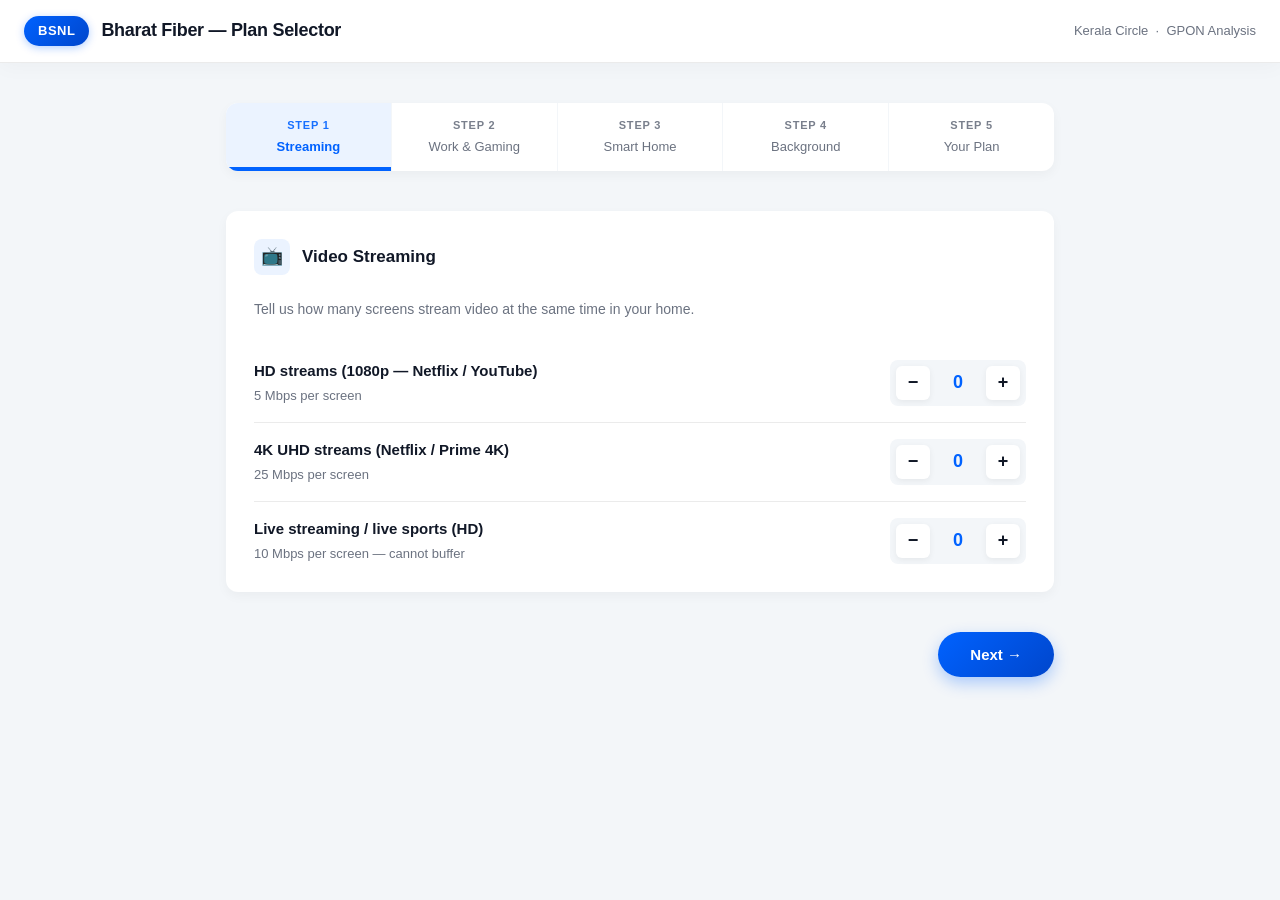
<file: index.html>
<!DOCTYPE html>
<html lang="en">
<head>
<meta charset="UTF-8">
<meta name="viewport" content="width=device-width, initial-scale=1.0">
<title>BSNL Bharat Fiber — Plan Selector</title>
<style>
  /* =========================================
     VARIABLES & THEMING (VIBRANT EDITION)
     ========================================= */
  :root {
    /* Brand Colors - Electric & Saturated */
    --primary: #0062FF; 
    --primary-grad: linear-gradient(135deg, #0062FF 0%, #0046CC 100%);
    --primary-light: #EBF3FF;
    --primary-mid: #4D8EFF;
    
    /* Status Colors - High Contrast */
    --success: #05A660;
    --success-light: #E2F5EB;
    --warning: #FF7300;
    --warning-light: #FFF0E5;
    --danger: #FF3B3B;
    --danger-light: #FFEBEB;
    
    /* Typography & Structure */
    --text-main: #111827;
    --text-muted: #6B7280;
    --border: rgba(0, 0, 0, 0.08);
    --border-strong: rgba(0, 0, 0, 0.15);
    --bg-page: #F3F6F9; /* Cooler, cleaner background */
    --bg-card: #ffffff;
    
    /* Radii & Glowing Shadows */
    --radius-lg: 16px;
    --radius-md: 12px;
    --radius-sm: 8px;
    --shadow-sm: 0 4px 12px rgba(0, 0, 0, 0.04);
    --shadow-md: 0 8px 24px rgba(0, 98, 255, 0.08); /* Slight blue tint to shadow */
    --shadow-hover: 0 14px 30px rgba(0, 98, 255, 0.2); /* Glowing hover effect */
  }

  * { box-sizing: border-box; margin: 0; padding: 0; }

  body {
    font-family: -apple-system, BlinkMacSystemFont, 'Segoe UI', Roboto, Helvetica, Arial, sans-serif;
    background: var(--bg-page);
    color: var(--text-main);
    min-height: 100vh;
    line-height: 1.5;
    -webkit-font-smoothing: antialiased;
  }

  /* =========================================
     HEADER
     ========================================= */
  header {
    background: var(--bg-card);
    border-bottom: 1px solid var(--border);
    padding: 1rem 1.5rem;
    display: flex;
    align-items: center;
    gap: 12px;
    position: sticky;
    top: 0;
    z-index: 10;
    box-shadow: 0 4px 20px rgba(0,0,0,0.03);
  }

  .logo-pill {
    background: var(--primary-grad);
    color: white;
    font-size: 13px;
    font-weight: 800;
    padding: 5px 14px;
    border-radius: 20px;
    letter-spacing: 0.5px;
    box-shadow: 0 2px 8px rgba(0, 98, 255, 0.3);
  }

  header h1 { font-size: 18px; font-weight: 700; letter-spacing: -0.3px;}
  header p { font-size: 13px; color: var(--text-muted); margin-left: auto; font-weight: 500; }

  /* =========================================
     LAYOUT & CONTAINERS
     ========================================= */
  .container { max-width: 860px; margin: 0 auto; padding: 2.5rem 1rem 4rem; }

  .card {
    background: var(--bg-card);
    border: none;
    border-radius: var(--radius-md);
    padding: 1.75rem;
    margin-bottom: 1.5rem;
    box-shadow: var(--shadow-sm);
    transition: transform 0.3s ease, box-shadow 0.3s ease;
  }
  .card:hover { 
    box-shadow: var(--shadow-md); 
    transform: translateY(-2px);
  }

  /* =========================================
     PROGRESS BAR
     ========================================= */
  .progress-bar {
    display: flex;
    background: var(--bg-card);
    border: none;
    border-radius: var(--radius-md);
    overflow: hidden;
    margin-bottom: 2.5rem;
    box-shadow: var(--shadow-sm);
  }

  .progress-step {
    flex: 1;
    text-align: center;
    padding: 14px 8px;
    font-size: 13px;
    color: var(--text-muted);
    border-right: 1px solid var(--bg-page);
    cursor: pointer;
    transition: all 0.3s ease;
  }
  .progress-step:last-child { border-right: none; }
  .progress-step:hover:not(.active):not(.done) { background: var(--primary-light); color: var(--primary); }
  .progress-step.active { 
    background: var(--primary-light); 
    color: var(--primary); 
    font-weight: 700; 
    box-shadow: inset 0 -4px 0 var(--primary);
  }
  .progress-step.done { background: var(--success-light); color: var(--success); font-weight: 600;}
  .step-num { 
    display: block; font-size: 11px; margin-bottom: 4px; 
    opacity: 0.9; font-weight: 700; text-transform: uppercase; letter-spacing: 0.8px;
  }

  /* =========================================
     ANIMATIONS & SECTIONS
     ========================================= */
  @keyframes slideUpFade {
    0% { opacity: 0; transform: translateY(20px); }
    100% { opacity: 1; transform: translateY(0); }
  }

  .section { display: none; }
  .section.active { 
    display: block; 
    animation: slideUpFade 0.4s cubic-bezier(0.16, 1, 0.3, 1) forwards;
  }

  @keyframes pop {
    0% { transform: scale(1); color: var(--primary); }
    50% { transform: scale(1.4); color: #00C3FF; } /* Super bright mid-animation color */
    100% { transform: scale(1); color: var(--primary); }
  }
  .pop-anim { animation: pop 0.4s cubic-bezier(0.175, 0.885, 0.32, 1.275); }

  /* =========================================
     TYPOGRAPHY & ICONS
     ========================================= */
  .card-title { font-size: 17px; font-weight: 700; margin-bottom: 1.5rem; display: flex; align-items: center; gap: 12px; }
  .card-icon {
    width: 36px; height: 36px; background: var(--primary-light); color: var(--primary);
    border-radius: var(--radius-sm); display: flex; align-items: center; justify-content: center; font-size: 18px;
  }
  .section-label {
    font-size: 11px; font-weight: 800; letter-spacing: 1.2px; text-transform: uppercase;
    color: var(--primary-mid); margin-bottom: 16px; padding-bottom: 8px; border-bottom: 2px solid var(--primary-light);
  }

  /* =========================================
     USAGE ROWS & COUNTERS
     ========================================= */
  .usage-row {
    display: grid; grid-template-columns: 1fr auto; align-items: center; gap: 16px;
    padding: 16px 0; border-bottom: 1px solid var(--border);
  }
  .usage-row:last-child { border-bottom: none; padding-bottom: 0; }
  .usage-row:first-of-type { padding-top: 0; }
  .usage-label { font-size: 15px; font-weight: 600; }
  .usage-sub { font-size: 13px; color: var(--text-muted); margin-top: 4px; }

  .counter {
    display: flex; align-items: center; gap: 12px; background: var(--bg-page);
    padding: 6px; border-radius: var(--radius-sm); 
  }
  .counter-btn {
    width: 34px; height: 34px; border: none; border-radius: 6px; background: var(--bg-card);
    cursor: pointer; font-size: 18px; font-weight: bold; display: flex; align-items: center; justify-content: center;
    color: var(--text-main); box-shadow: 0 2px 6px rgba(0,0,0,0.06);
    transition: all 0.2s cubic-bezier(0.16, 1, 0.3, 1); flex-shrink: 0;
  }
  .counter-btn:hover { background: var(--primary); color: white; transform: translateY(-2px); box-shadow: 0 4px 10px rgba(0, 98, 255, 0.3); }
  .counter-btn:active { transform: scale(0.9); box-shadow: none; }
  .counter-val { width: 32px; text-align: center; font-size: 18px; font-weight: 800; color: var(--primary); }

  /* =========================================
     BUTTONS
     ========================================= */
  .nav-row { display: flex; justify-content: space-between; align-items: center; margin-top: 2.5rem; }
  .btn-primary, .btn-secondary {
    padding: 14px 32px; border-radius: 30px; font-size: 15px; font-weight: 700;
    cursor: pointer; transition: all 0.3s cubic-bezier(0.16, 1, 0.3, 1);
  }
  .btn-primary { 
    background: var(--primary-grad); 
    color: white; border: none; 
    box-shadow: 0 6px 16px rgba(0, 98, 255, 0.3); 
  }
  .btn-primary:hover { 
    transform: translateY(-3px) scale(1.02); 
    box-shadow: 0 10px 24px rgba(0, 98, 255, 0.4); 
  }
  .btn-primary:active { transform: translateY(1px); box-shadow: 0 4px 10px rgba(0, 98, 255, 0.3); }
  .btn-primary:focus-visible, .btn-secondary:focus-visible { outline: 3px solid var(--primary-light); outline-offset: 3px; }
  
  .btn-secondary { background: white; color: var(--text-main); border: 2px solid var(--border); }
  .btn-secondary:hover { border-color: var(--primary-mid); color: var(--primary); transform: translateY(-2px); box-shadow: var(--shadow-sm); }
  .btn-secondary:active { transform: scale(0.96); }

  /* =========================================
     RESULTS & METRICS
     ========================================= */
  .summary-grid { display: grid; grid-template-columns: repeat(auto-fit, minmax(140px, 1fr)); gap: 16px; margin-bottom: 2rem; }
  .metric-card {
    background: white; border: none; border-radius: var(--radius-sm);
    padding: 18px; transition: transform 0.3s ease; box-shadow: 0 2px 12px rgba(0,0,0,0.03);
  }
  .metric-card:hover { transform: translateY(-4px); box-shadow: var(--shadow-md); }
  .metric-label { font-size: 12px; font-weight: 700; color: var(--text-muted); margin-bottom: 6px; text-transform: uppercase; letter-spacing: 0.5px;}
  .metric-value { font-size: 28px; font-weight: 800; letter-spacing: -1px; }
  .metric-unit { font-size: 14px; font-weight: 600; color: var(--text-muted); margin-left: 4px; }

  /* The Highlighted Result Card */
  .plan-result {
    border: none; border-radius: var(--radius-lg); padding: 2.5rem;
    background: var(--primary-grad); color: white;
    margin-bottom: 2rem; box-shadow: 0 12px 32px rgba(0, 98, 255, 0.3);
    position: relative; overflow: hidden;
  }
  /* Decorative flare inside the card */
  .plan-result::after {
    content: ''; position: absolute; top: -50%; right: -20%;
    width: 300px; height: 300px; background: radial-gradient(circle, rgba(255,255,255,0.2) 0%, rgba(255,255,255,0) 70%);
    border-radius: 50%; pointer-events: none;
  }
  
  .plan-badge {
    display: inline-block; background: #00C3FF; color: #003ECC; font-size: 12px; font-weight: 800;
    padding: 6px 14px; border-radius: 30px; margin-bottom: 16px; letter-spacing: 0.8px; text-transform: uppercase;
    box-shadow: 0 4px 10px rgba(0,0,0,0.1);
  }
  .plan-name { font-size: 36px; font-weight: 900; color: white; margin-bottom: 8px; letter-spacing: -1px; line-height: 1.1;}
  .plan-price { font-size: 18px; color: rgba(255,255,255,0.9); font-weight: 600;}
  .plan-specs { display: flex; gap: 12px; margin-top: 2rem; flex-wrap: wrap; }
  .plan-spec {
    background: rgba(255, 255, 255, 0.15); backdrop-filter: blur(10px); border: 1px solid rgba(255,255,255,0.3);
    border-radius: var(--radius-sm); padding: 12px 18px; font-size: 14px; flex: 1; min-width: 120px;
    color: white;
  }
  .plan-spec-label { color: rgba(255,255,255,0.7); font-size: 11px; font-weight: 700; margin-bottom: 4px; text-transform: uppercase; letter-spacing: 0.5px; }
  .plan-spec-val { font-weight: 800; font-size: 18px; }
  /* Override inline colors injected by JS for the dark card */
  .plan-spec-val.headroom-good { color: #5EEAD4 !important; } 
  .plan-spec-val.headroom-warn { color: #FDE047 !important; }
  .plan-spec-val.headroom-bad { color: #FCA5A5 !important; }

  .verdict-ok {
    display: flex; align-items: center; gap: 12px; background: rgba(255,255,255,0.15); color: white;
    border: 1px solid rgba(255,255,255,0.3); padding: 14px 20px; border-radius: var(--radius-sm); 
    font-size: 15px; font-weight: 600; margin-top: 2rem; backdrop-filter: blur(10px);
  }

  /* =========================================
     ALL PLANS GRID
     ========================================= */
  .all-plans { display: grid; grid-template-columns: repeat(auto-fit, minmax(220px, 1fr)); gap: 20px; margin-top: 1.5rem; }
  .plan-card {
    background: white; border: 2px solid transparent; border-radius: var(--radius-md);
    padding: 24px 20px; position: relative; transition: all 0.3s cubic-bezier(0.16, 1, 0.3, 1);
    box-shadow: 0 4px 15px rgba(0,0,0,0.03);
  }
  .plan-card:hover { border-color: var(--primary-light); transform: translateY(-8px); box-shadow: var(--shadow-hover); }
  .plan-card.recommended { 
    border: 2px solid var(--primary); 
    background: var(--primary-light);
  }
  .plan-card.insufficient { opacity: 0.45; filter: grayscale(80%); }
  .plan-card.insufficient:hover { opacity: 1; filter: grayscale(0%); }
  
  .plan-card-name { font-size: 15px; font-weight: 800; margin-bottom: 8px; color: var(--text-main); }
  .plan-card-speed { font-size: 28px; font-weight: 900; color: var(--primary); letter-spacing: -1px;}
  .plan-card-speed span { font-size: 14px; font-weight: 700; color: var(--text-muted); }
  .plan-card-price { font-size: 15px; font-weight: 700; color: var(--text-main); margin-top: 12px; }
  .plan-card-fup { font-size: 13px; font-weight: 600; color: var(--primary-mid); margin-top: 4px; }
  
  .tag-rec {
    position: absolute; top: -14px; left: 50%; transform: translateX(-50%); 
    background: var(--primary-grad); color: white; font-size: 11px; font-weight: 800; 
    padding: 6px 16px; border-radius: 20px; white-space: nowrap; letter-spacing: 0.5px; 
    box-shadow: 0 6px 12px rgba(0, 98, 255, 0.3); text-transform: uppercase;
  }

  /* =========================================
     BAR CHARTS & ALERTS
     ========================================= */
  .bw-bar-wrap { margin-top: 1.5rem; }
  .bw-bar-row { display: grid; grid-template-columns: 160px 1fr 50px; align-items: center; gap: 16px; margin-bottom: 16px; font-size: 14px; }
  .bw-bar-label { font-weight: 700; color: var(--text-main); white-space: nowrap; overflow: hidden; text-overflow: ellipsis; }
  .bw-bar-bg { background: var(--bg-page); border-radius: 8px; height: 12px; overflow: hidden; box-shadow: inset 0 2px 4px rgba(0,0,0,0.05); }
  .bw-bar-fill { height: 100%; border-radius: 8px; background: var(--primary-grad); transition: width 1s cubic-bezier(0.16, 1, 0.3, 1); }
  .bw-bar-fill.streaming { background: linear-gradient(90deg, #0062FF, #00C3FF); }
  .bw-bar-fill.downloads { background: linear-gradient(90deg, #05A660, #10E185); }
  .bw-bar-fill.videocalls { background: linear-gradient(90deg, #FF7300, #FFB300); }
  .bw-bar-fill.background { background: linear-gradient(90deg, #8B5CF6, #C4B5FD); }
  .bw-val { text-align: right; font-weight: 800; font-size: 15px;}

  .tip-box {
    background: var(--warning-light); border-left: 6px solid var(--warning); padding: 16px 20px;
    border-radius: var(--radius-sm); font-size: 14px; font-weight: 600;
    color: #9A4200; margin-top: 2rem; line-height: 1.6; box-shadow: 0 4px 12px rgba(255, 115, 0, 0.1);
  }

  /* =========================================
     LIVE TRACKER
     ========================================= */
  .live-tracker {
    position: fixed; bottom: -100px; left: 50%; transform: translateX(-50%);
    background: var(--bg-card); border: 2px solid var(--primary); border-radius: 50px;
    padding: 8px 8px 8px 28px; display: flex; align-items: center; gap: 24px;
    box-shadow: 0 16px 40px rgba(0, 98, 255, 0.25); z-index: 100;
    transition: bottom 0.5s cubic-bezier(0.34, 1.56, 0.64, 1);
  }
  .live-tracker.visible { bottom: 30px; }
  .tracker-text { font-size: 15px; font-weight: 700; color: var(--text-main); }
  .tracker-val { font-size: 24px; font-weight: 900; color: var(--primary); letter-spacing: -0.5px;}
  .tracker-btn { padding: 10px 24px; border-radius: 30px; box-shadow: none; }

  /* =========================================
     MEDIA QUERIES
     ========================================= */
  @media (max-width: 650px) {
    .all-plans { grid-template-columns: 1fr; }
    .summary-grid { grid-template-columns: 1fr 1fr; }
    .plan-specs { flex-direction: column; gap: 10px; }
    header p { display: none; }
    .card { padding: 1.25rem; }
    .plan-result { padding: 1.5rem; }
    
    .progress-step { padding: 12px 4px; }
    .progress-step .step-num { display: none; }
    
    .usage-row { grid-template-columns: 1fr; gap: 12px; padding: 20px 0;}
    .counter { justify-content: flex-start; }
    .live-tracker { width: 90%; justify-content: space-between; padding-left: 24px; }
  }
</style>
</head>
<body>

<header>
  <span class="logo-pill">BSNL</span>
  <h1>Bharat Fiber — Plan Selector</h1>
  <p>Kerala Circle &nbsp;·&nbsp; GPON Analysis</p>
</header>

<div class="container">

  <div class="progress-bar" id="progressBar">
    <div class="progress-step active" data-step="1"><span class="step-num">Step 1</span>Streaming</div>
    <div class="progress-step" data-step="2"><span class="step-num">Step 2</span>Work & Gaming</div>
    <div class="progress-step" data-step="3"><span class="step-num">Step 3</span>Smart Home</div>
    <div class="progress-step" data-step="4"><span class="step-num">Step 4</span>Background</div>
    <div class="progress-step" data-step="5"><span class="step-num">Step 5</span>Your Plan</div>
  </div>

  <div class="section active" id="step1">
    <div class="card">
      <div class="card-title"><div class="card-icon">📺</div> Video Streaming</div>
      <p style="font-size:14px; color:var(--text-muted); margin-bottom:1.5rem;">Tell us how many screens stream video at the same time in your home.</p>

      <div class="usage-row">
        <div>
          <div class="usage-label">HD streams (1080p — Netflix / YouTube)</div>
          <div class="usage-sub">5 Mbps per screen</div>
        </div>
        <div class="counter">
          <button class="counter-btn" onclick="change('hd',-1)">−</button>
          <div class="counter-val" id="hd-val">0</div>
          <button class="counter-btn" onclick="change('hd',1)">+</button>
        </div>
      </div>

      <div class="usage-row">
        <div>
          <div class="usage-label">4K UHD streams (Netflix / Prime 4K)</div>
          <div class="usage-sub">25 Mbps per screen</div>
        </div>
        <div class="counter">
          <button class="counter-btn" onclick="change('uhd',-1)">−</button>
          <div class="counter-val" id="uhd-val">0</div>
          <button class="counter-btn" onclick="change('uhd',1)">+</button>
        </div>
      </div>

      <div class="usage-row">
        <div>
          <div class="usage-label">Live streaming / live sports (HD)</div>
          <div class="usage-sub">10 Mbps per screen — cannot buffer</div>
        </div>
        <div class="counter">
          <button class="counter-btn" onclick="change('live',-1)">−</button>
          <div class="counter-val" id="live-val">0</div>
          <button class="counter-btn" onclick="change('live',1)">+</button>
        </div>
      </div>
    </div>

    <div class="nav-row">
      <div></div>
      <button class="btn-primary" onclick="goStep(2)">Next →</button>
    </div>
  </div>

  <div class="section" id="step2">
    <div class="card">
      <div class="card-title"><div class="card-icon">💼</div> Work From Home & Gaming</div>
      <p style="font-size:14px; color:var(--text-muted); margin-bottom:1.5rem;">Count simultaneous users, not total people in the house.</p>

      <div class="usage-row">
        <div>
          <div class="usage-label">Video calls / WFH / online classes</div>
          <div class="usage-sub">5 Mbps per person (Zoom / Meet / Teams)</div>
        </div>
        <div class="counter">
          <button class="counter-btn" onclick="change('wfh',-1)">−</button>
          <div class="counter-val" id="wfh-val">0</div>
          <button class="counter-btn" onclick="change('wfh',1)">+</button>
        </div>
      </div>

      <div class="usage-row">
        <div>
          <div class="usage-label">Online gaming sessions</div>
          <div class="usage-sub">5 Mbps per session — low latency critical</div>
        </div>
        <div class="counter">
          <button class="counter-btn" onclick="change('gaming',-1)">−</button>
          <div class="counter-val" id="gaming-val">0</div>
          <button class="counter-btn" onclick="change('gaming',1)">+</button>
        </div>
      </div>

      <div class="usage-row">
        <div>
          <div class="usage-label">Large file / movie downloads</div>
          <div class="usage-sub">15 Mbps per session</div>
        </div>
        <div class="counter">
          <button class="counter-btn" onclick="change('downloads',-1)">−</button>
          <div class="counter-val" id="downloads-val">0</div>
          <button class="counter-btn" onclick="change('downloads',1)">+</button>
        </div>
      </div>
    </div>

    <div class="nav-row">
      <button class="btn-secondary" onclick="goStep(1)">← Back</button>
      <button class="btn-primary" onclick="goStep(3)">Next →</button>
    </div>
  </div>

  <div class="section" id="step3">
    <div class="card">
      <div class="card-title"><div class="card-icon">🏠</div> Smart Home & Devices</div>
      <p style="font-size:14px; color:var(--text-muted); margin-bottom:1.5rem;">Count all connected devices — these run silently in the background.</p>

      <div class="usage-row">
        <div>
          <div class="usage-label">Smart home / IoT devices</div>
          <div class="usage-sub">0.5 Mbps each — bulbs, sensors, assistants</div>
        </div>
        <div class="counter">
          <button class="counter-btn" onclick="change('iot',-1)">−</button>
          <div class="counter-val" id="iot-val">0</div>
          <button class="counter-btn" onclick="change('iot',1)">+</button>
        </div>
      </div>

      <div class="usage-row">
        <div>
          <div class="usage-label">Security / CCTV cameras (cloud upload)</div>
          <div class="usage-sub">2 Mbps each — continuous 1080p upload</div>
        </div>
        <div class="counter">
          <button class="counter-btn" onclick="change('cctv',-1)">−</button>
          <div class="counter-val" id="cctv-val">0</div>
          <button class="counter-btn" onclick="change('cctv',1)">+</button>
        </div>
      </div>

      <div class="usage-row">
        <div>
          <div class="usage-label">Cloud sync / backup devices</div>
          <div class="usage-sub">3 Mbps each — Google Photos, OneDrive</div>
        </div>
        <div class="counter">
          <button class="counter-btn" onclick="change('cloud',-1)">−</button>
          <div class="counter-val" id="cloud-val">0</div>
          <button class="counter-btn" onclick="change('cloud',1)">+</button>
        </div>
      </div>
    </div>

    <div class="nav-row">
      <button class="btn-secondary" onclick="goStep(2)">← Back</button>
      <button class="btn-primary" onclick="goStep(4)">Next →</button>
    </div>
  </div>

  <div class="section" id="step4">
    <div class="card">
      <div class="card-title"><div class="card-icon">🎵</div> Browsing & Background Usage</div>
      <p style="font-size:14px; color:var(--text-muted); margin-bottom:1.5rem;">How many devices are browsing or listening at the same time?</p>

      <div class="usage-row">
        <div>
          <div class="usage-label">Browsing / social media / WhatsApp</div>
          <div class="usage-sub">2 Mbps per device</div>
        </div>
        <div class="counter">
          <button class="counter-btn" onclick="change('browsing',-1)">−</button>
          <div class="counter-val" id="browsing-val">0</div>
          <button class="counter-btn" onclick="change('browsing',1)">+</button>
        </div>
      </div>

      <div class="usage-row">
        <div>
          <div class="usage-label">Music / audio streaming</div>
          <div class="usage-sub">0.3 Mbps per device — Spotify / Gaana</div>
        </div>
        <div class="counter">
          <button class="counter-btn" onclick="change('music',-1)">−</button>
          <div class="counter-val" id="music-val">0</div>
          <button class="counter-btn" onclick="change('music',1)">+</button>
        </div>
      </div>

      <div class="usage-row">
        <div>
          <div class="usage-label">Finance / stock trading apps</div>
          <div class="usage-sub">1 Mbps per device — real-time feeds</div>
        </div>
        <div class="counter">
          <button class="counter-btn" onclick="change('finance',-1)">−</button>
          <div class="counter-val" id="finance-val">0</div>
          <button class="counter-btn" onclick="change('finance',1)">+</button>
        </div>
      </div>
    </div>

    <div class="nav-row">
      <button class="btn-secondary" onclick="goStep(3)">← Back</button>
      <button class="btn-primary" onclick="calculate()">Calculate My Plan →</button>
    </div>
  </div>

  <div class="section" id="step5">
    <div id="resultContent"></div>
    <div class="nav-row" style="margin-top:0;">
      <button class="btn-secondary" onclick="goStep(4)">← Edit</button>
      <button class="btn-primary" onclick="reset()">Start Over</button>
    </div>
  </div>

  <div id="liveTracker" class="live-tracker">
    <div class="tracker-text">
      Current Need: <span id="liveTotal" class="tracker-val">0</span> <span style="font-size: 13px; font-weight: 700;">Mbps</span>
    </div>
    <button class="btn-primary tracker-btn" onclick="calculate()">View Plan</button>
  </div>

</div>

<script>
const state = {
  hd:0, uhd:0, live:0,
  wfh:0, gaming:0, downloads:0,
  iot:0, cctv:0, cloud:0,
  browsing:0, music:0, finance:0
};

const rates = {
  hd:5, uhd:25, live:10,
  wfh:5, gaming:5, downloads:15,
  iot:0.5, cctv:2, cloud:3,
  browsing:2, music:0.3, finance:1
};

const cats = {
  hd:'Streaming', uhd:'Streaming', live:'Streaming', gaming:'Streaming',
  wfh:'Video Calls', downloads:'Downloads', cloud:'Downloads',
  iot:'Background', cctv:'Background', music:'Background', browsing:'Background', finance:'Background'
};

const plans = [
  {name:'Home WiFi',          dl:40,  ul:40,  price:399,  fup:'1,400 GB', postFup:'4 Mbps',  ideal:'Rural home, 1–2 users'},
  {name:'Fibre Basic Neo',    dl:50,  ul:50,  price:449,  fup:'3,300 GB', postFup:'4 Mbps',  ideal:'Light browsing & SD streaming'},
  {name:'Fibre Basic',        dl:60,  ul:60,  price:499,  fup:'3,300 GB', postFup:'4 Mbps',  ideal:'Casual HD streaming, small family'},
  {name:'Fibre Basic Plus',   dl:100, ul:100, price:599,  fup:'4,000 GB', postFup:'4 Mbps',  ideal:'HD streaming + WFH, 3–4 users'},
  {name:'Fibre TB',           dl:150, ul:150, price:799,  fup:'4,000 GB', postFup:'10 Mbps', ideal:'Multiple HD streams, heavy WFH'},
  {name:'Fibre Value Advance',dl:175, ul:175, price:899,  fup:'5,000 GB', postFup:'12 Mbps', ideal:'4K streaming, gaming, large family'},
  {name:'Fibre Premium Plus', dl:250, ul:250, price:1299, fup:'6,000 GB', postFup:'15 Mbps', ideal:'Power users, smart home, 5+ members'},
];

function change(key, delta) {
  state[key] = Math.max(0, state[key] + delta);
  const valEl = document.getElementById(key + '-val');
  valEl.textContent = state[key];
  
  valEl.classList.remove('pop-anim');
  void valEl.offsetWidth; 
  valEl.classList.add('pop-anim');

  updateLiveTracker();
}

function updateLiveTracker() {
  let rawTotal = 0;
  for (const [k, v] of Object.entries(state)) {
    rawTotal += v * rates[k];
  }
  
  const totalRequired = rawTotal + (rawTotal * 0.20); 
  document.getElementById('liveTotal').textContent = totalRequired.toFixed(1);

  const tracker = document.getElementById('liveTracker');
  if (totalRequired > 0) {
    tracker.classList.add('visible');
  } else {
    tracker.classList.remove('visible');
  }
}

function goStep(n) {
  document.querySelectorAll('.section').forEach(s => s.classList.remove('active'));
  document.getElementById('step' + n).classList.add('active');
  document.querySelectorAll('.progress-step').forEach((el, i) => {
    el.classList.remove('active','done');
    if (i+1 < n) el.classList.add('done');
    else if (i+1 === n) el.classList.add('active');
  });
  
  if (n === 5) {
    document.getElementById('liveTracker').classList.remove('visible');
  } else {
    updateLiveTracker(); 
  }
  
  window.scrollTo({top:0, behavior:'smooth'});
}

function calculate() {
  const bw = {};
  let rawTotal = 0;
  let catTotals = {Streaming:0, 'Video Calls':0, Downloads:0, Background:0};

  for (const [k, v] of Object.entries(state)) {
    const mbps = v * rates[k];
    bw[k] = mbps;
    rawTotal += mbps;
    catTotals[cats[k]] = (catTotals[cats[k]] || 0) + mbps;
  }

  const overhead = rawTotal * 0.20;
  const totalRequired = rawTotal + overhead;
  const plan = plans.find(p => p.dl >= totalRequired) || plans[plans.length - 1];
  const headroom = plan.dl - totalRequired;
  const utilPct = Math.round((totalRequired / plan.dl) * 100);

  renderResult(rawTotal, overhead, totalRequired, plan, headroom, utilPct, catTotals, bw);
  goStep(5);
}

function renderResult(raw, overhead, total, plan, headroom, util, catTotals, bw) {
  const r = document.getElementById('resultContent');
  
  // Adjusted colors for the vibrant theme
  const catColors = {Streaming:'#0062FF', 'Video Calls':'#FF7300', Downloads:'#05A660', Background:'#8B5CF6'};
  const catClass = {Streaming:'streaming', 'Video Calls':'videocalls', Downloads:'downloads', Background:'background'};

  const maxCat = Math.max(...Object.values(catTotals));

  const barsHTML = Object.entries(catTotals)
    .filter(([,v])=>v>0)
    .sort((a,b)=>b[1]-a[1])
    .map(([cat, val]) => {
      const pct = maxCat > 0 ? Math.round((val/maxCat)*100) : 0;
      return `<div class="bw-bar-row">
        <div class="bw-bar-label">${cat}</div>
        <div class="bw-bar-bg"><div class="bw-bar-fill ${catClass[cat]}" style="width:${pct}%"></div></div>
        <div class="bw-val" style="color:${catColors[cat]}">${val.toFixed(1)}</div>
      </div>`;
    }).join('');

  const ringColor = util > 90 ? '#FF3B3B' : util > 70 ? '#FF7300' : '#0062FF';
  
  // Headroom color logic for the dark card
  let headroomClass = 'headroom-good';
  if (headroom <= 20 && headroom > 5) headroomClass = 'headroom-warn';
  if (headroom <= 5) headroomClass = 'headroom-bad';

  const allPlansHTML = plans.map(p => {
    const isRec = p.name === plan.name;
    const insuf = p.dl < total;
    return `<div class="plan-card ${isRec?'recommended':''} ${insuf&&!isRec?'insufficient':''}">
      ${isRec ? '<div class="tag-rec">✓ Recommended</div>' : ''}
      <div class="plan-card-name">${p.name}</div>
      <div class="plan-card-speed">${p.dl} <span>Mbps</span></div>
      <div class="plan-card-price">₹${p.price}/month</div>
      <div class="plan-card-fup">FUP: ${p.fup}</div>
    </div>`;
  }).join('');

  const tipLines = [];
  if (util < 40) tipLines.push('Your usage is light — consider starting with a lower plan and upgrading if needed.');
  if (headroom < 10) tipLines.push('Very little headroom. If you add more devices or streams, you may need to upgrade.');
  if (state.gaming > 0) tipLines.push('Gaming needs low latency, not just speed. BSNL GPON delivers excellent latency for online gaming.');
  if (state.uhd > 0) tipLines.push('4K streaming needs a stable ≥25 Mbps per screen — your recommended plan covers this with headroom.');

  r.innerHTML = `
    <div class="plan-result">
      <div class="plan-badge">Recommended Plan</div>
      <div class="plan-name">${plan.name}</div>
      <div class="plan-price">₹${plan.price}/month &nbsp;·&nbsp; ${plan.dl} Mbps symmetric &nbsp;·&nbsp; FUP: ${plan.fup}</div>
      <div class="plan-specs">
        <div class="plan-spec"><div class="plan-spec-label">Your need</div><div class="plan-spec-val">${total.toFixed(1)} Mbps</div></div>
        <div class="plan-spec"><div class="plan-spec-label">Plan speed</div><div class="plan-spec-val">${plan.dl} Mbps</div></div>
        <div class="plan-spec"><div class="plan-spec-label">Headroom</div><div class="plan-spec-val ${headroomClass}">${headroom.toFixed(1)} Mbps</div></div>
        <div class="plan-spec"><div class="plan-spec-label">Ideal for</div><div class="plan-spec-val" style="font-size:13px; font-weight:700">${plan.ideal}</div></div>
      </div>
      <div class="verdict-ok">
        <svg width="22" height="22" viewBox="0 0 18 18" fill="none"><circle cx="9" cy="9" r="9" fill="#05A660"/><polyline points="5,9 8,12 13,6" stroke="white" stroke-width="2" fill="none" stroke-linecap="round" stroke-linejoin="round"/></svg>
        Plan adequate — covers your household demand with ${headroom.toFixed(1)} Mbps to spare.
      </div>
    </div>

    <div class="card">
      <div class="section-label">Bandwidth breakdown</div>
      <div class="summary-grid">
        <div class="metric-card">
          <div class="metric-label">Raw usage</div>
          <div class="metric-value">${raw.toFixed(1)}<span class="metric-unit">Mbps</span></div>
        </div>
        <div class="metric-card">
          <div class="metric-label">+ 20% overhead</div>
          <div class="metric-value">${overhead.toFixed(1)}<span class="metric-unit">Mbps</span></div>
        </div>
        <div class="metric-card">
          <div class="metric-label">Total required</div>
          <div class="metric-value" style="color:var(--primary)">${total.toFixed(1)}<span class="metric-unit">Mbps</span></div>
        </div>
        <div class="metric-card">
          <div class="metric-label">Utilisation</div>
          <div class="metric-value" style="color:${ringColor}">${util}<span class="metric-unit">%</span></div>
        </div>
      </div>

      <div class="section-label" style="margin-top:2rem">Usage by category <span style="font-size:11px; font-weight:700; color:var(--text-muted)">(Mbps)</span></div>
      <div class="bw-bar-wrap">
        ${barsHTML || '<div style="font-size:14px;color:var(--text-muted); font-weight: 500;">No usage entered.</div>'}
      </div>
      ${tipLines.length ? '<div class="tip-box">💡 ' + tipLines.join(' &nbsp;·&nbsp; ') + '</div>' : ''}
    </div>

    <div class="card">
      <div class="section-label">All BSNL Bharat Fiber plans</div>
      <p style="font-size:13px;color:var(--text-muted);margin-bottom:1.5rem; font-weight:500;">Dimmed plans are below your calculated minimum of ${total.toFixed(1)} Mbps.</p>
      <div class="all-plans">${allPlansHTML}</div>
      <p style="font-size:12px;color:var(--text-muted);margin-top:1.5rem; line-height: 1.5; font-weight:500;">Source: BSNL Kerala Circle infocard, 16 Jun 2026. GST extra. Summer Bonanza: ₹449/₹499 plans upgraded to 100 Mbps, ₹599 → 150 Mbps, 1st month free on ₹399–₹599 plans (till 29 Jun 2026). Verify current tariff with BSNL before subscribing.</p>
    </div>
  `;
}

function reset() {
  for (const k of Object.keys(state)) {
    state[k] = 0;
    const el = document.getElementById(k + '-val');
    if (el) {
      el.textContent = '0';
      el.classList.remove('pop-anim');
    }
  }
  document.getElementById('liveTracker').classList.remove('visible');
  goStep(1);
}
</script>
</body>
</html>
</file>
